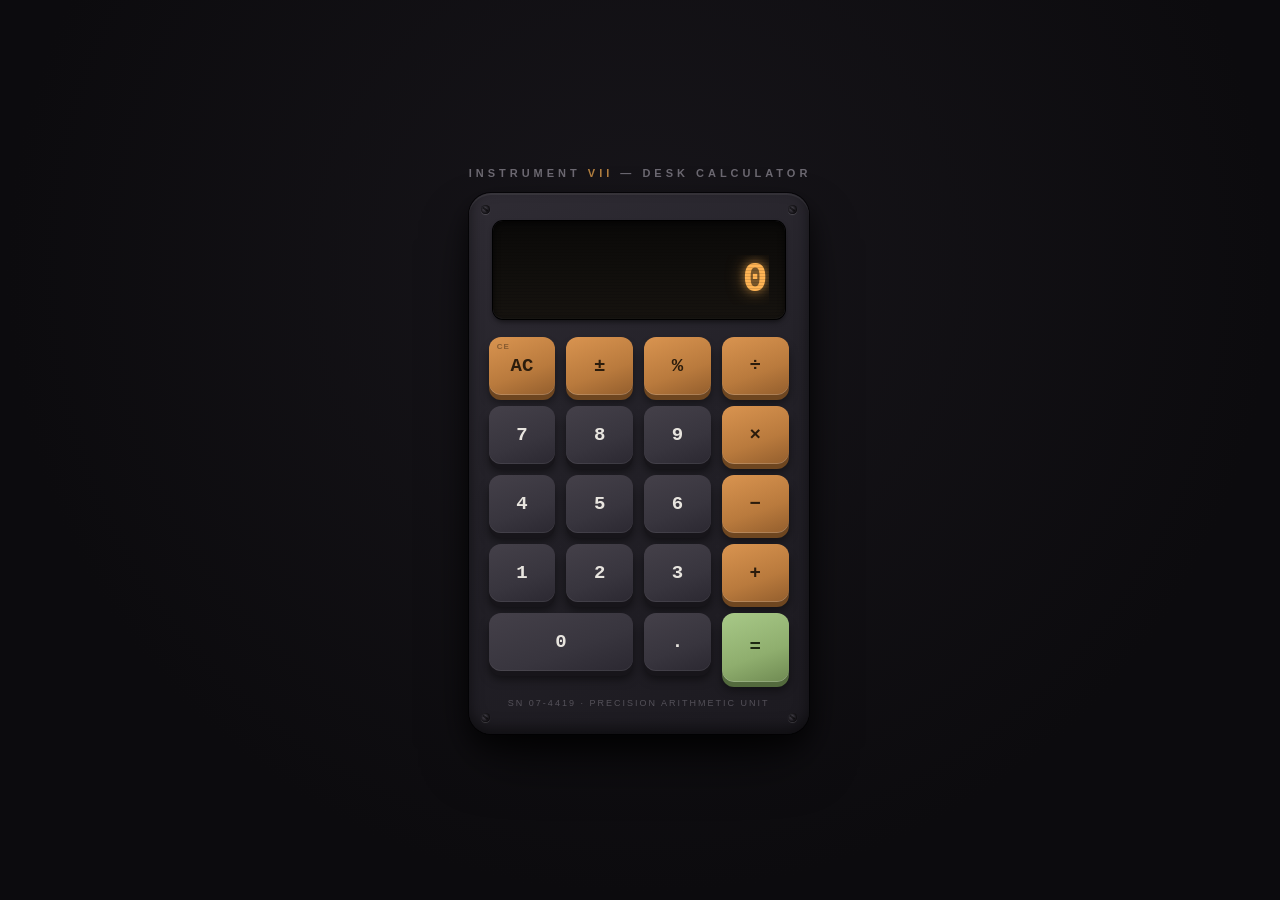
<file: index.html>
<!DOCTYPE html>
<html lang="en">
<head>
<meta charset="UTF-8">
<meta name="viewport" content="width=device-width, initial-scale=1.0">
<title>Instrument 7 — Calculator</title>
<link rel="stylesheet" href="index.css">
</head>
<body>

<div class="stage" id="stage">
  <div class="brand">INSTRUMENT&nbsp;<span>VII</span> — DESK CALCULATOR</div>
  <div class="calculator" id="calculator">
    <div class="screw tl"></div>
    <div class="screw tr"></div>
    <div class="screw bl"></div>
    <div class="screw br"></div>

    <div class="display-housing">
      <div class="display-op-row" id="opRow">&nbsp;</div>
      <div class="display" id="display">0</div>
      <div class="display-scanlines"></div>
    </div>

    <div class="keys">
      <button class="key op" data-action="clear">AC<span class="sub-label">CE</span></button>
      <button class="key op" data-action="sign">±</button>
      <button class="key op" data-action="percent">%</button>
      <button class="key op" data-action="operator" data-value="÷">÷</button>

      <button class="key" data-action="digit" data-value="7">7</button>
      <button class="key" data-action="digit" data-value="8">8</button>
      <button class="key" data-action="digit" data-value="9">9</button>
      <button class="key op" data-action="operator" data-value="×">×</button>

      <button class="key" data-action="digit" data-value="4">4</button>
      <button class="key" data-action="digit" data-value="5">5</button>
      <button class="key" data-action="digit" data-value="6">6</button>
      <button class="key op" data-action="operator" data-value="−">−</button>

      <button class="key" data-action="digit" data-value="1">1</button>
      <button class="key" data-action="digit" data-value="2">2</button>
      <button class="key" data-action="digit" data-value="3">3</button>
      <button class="key op" data-action="operator" data-value="+">+</button>

      <button class="key zero" data-action="digit" data-value="0">0</button>
      <button class="key" data-action="decimal">.</button>
      <button class="key eq" data-action="equals">=</button>
    </div>

    <div class="footer-label">SN 07-4419 · PRECISION ARITHMETIC UNIT</div>
  </div>
</div>

<script src="index.js"></script>

</body>
</html>
</file>
<file: index.css>
:root{
      --bg-1: #0c0b0e;
      --bg-2: #17151a;
      --body-metal: #232128;
      --body-metal-light: #2f2c34;
      --body-edge: #08070a;
      --key-face: #38353e;
      --key-face-light: #444049;
      --key-edge: #17151a;
      --key-op: #b97a3d;
      --key-op-light: #d99450;
      --key-op-edge: #6e4620;
      --key-eq: #8fae6e;
      --key-eq-light: #a8c988;
      --key-eq-edge: #536a3d;
      --led: #ffb454;
      --led-dim: #6b4a1e;
      --led-glow: rgba(255,180,84,0.55);
      --text-muted: #8a8690;
      --font-display: 'Courier New', 'DejaVu Sans Mono', monospace;
      --font-label: -apple-system, BlinkMacSystemFont, 'Segoe UI', sans-serif;
    }
  
    * { box-sizing: border-box; }
  
    html, body {
      height: 100%;
      margin: 0;
    }
  
    body {
      background:
        radial-gradient(ellipse at 50% 30%, var(--bg-2) 0%, var(--bg-1) 70%);
      display: flex;
      align-items: center;
      justify-content: center;
      min-height: 100vh;
      font-family: var(--font-label);
      overflow: hidden;
      perspective: 1400px;
    }
  
    .stage {
      transform-style: preserve-3d;
      transition: transform 0.15s ease-out;
      padding: 40px;
    }
  
    .brand {
      text-align: center;
      color: var(--text-muted);
      font-size: 11px;
      letter-spacing: 4px;
      text-transform: uppercase;
      margin-bottom: 14px;
      opacity: 0.75;
      font-weight: 600;
    }
    .brand span { color: var(--led); opacity: 0.9; }
  
    .calculator {
      position: relative;
      width: 340px;
      padding: 22px 20px 26px;
      border-radius: 22px;
      background: linear-gradient(155deg, var(--body-metal-light) 0%, var(--body-metal) 45%, #1c1a20 100%);
      box-shadow:
        0 2px 0 rgba(255,255,255,0.06) inset,
        0 -6px 14px rgba(0,0,0,0.5) inset,
        0 30px 60px -15px rgba(0,0,0,0.8),
        0 12px 24px rgba(0,0,0,0.6),
        0 0 0 1px var(--body-edge);
      transform-style: preserve-3d;
    }
  
    /* screw details for instrument feel */
    .screw {
      position: absolute;
      width: 9px;
      height: 9px;
      border-radius: 50%;
      background: radial-gradient(circle at 35% 30%, #55515c, #121014 75%);
      box-shadow: 0 1px 1px rgba(255,255,255,0.15), 0 1px 3px rgba(0,0,0,0.8) inset;
    }
    .screw::after{
      content:"";
      position:absolute; top:50%; left:15%;
      width:70%; height:1.5px;
      background: rgba(0,0,0,0.6);
      transform: rotate(38deg) translateY(-50%);
    }
    .screw.tl { top: 12px; left: 12px; }
    .screw.tr { top: 12px; right: 12px; }
    .screw.bl { bottom: 12px; left: 12px; }
    .screw.br { bottom: 12px; right: 12px; }
  
    .display-housing {
      position: relative;
      margin: 6px 4px 18px;
      padding: 18px 16px 14px;
      border-radius: 10px;
      background: linear-gradient(180deg, #0a0908 0%, #16130f 100%);
      box-shadow:
        0 2px 6px rgba(0,0,0,0.7) inset,
        0 -1px 0 rgba(255,255,255,0.04) inset,
        0 3px 5px rgba(0,0,0,0.5),
        0 0 0 1px #000;
    }
  
    .display-op-row {
      min-height: 16px;
      font-family: var(--font-display);
      font-size: 13px;
      color: var(--led-dim);
      text-align: right;
      letter-spacing: 1px;
      padding-right: 2px;
    }
  
    .display {
      font-family: var(--font-display);
      font-size: 42px;
      font-weight: 700;
      text-align: right;
      color: var(--led);
      letter-spacing: 1px;
      text-shadow: 0 0 8px var(--led-glow), 0 0 18px var(--led-glow);
      white-space: nowrap;
      overflow: hidden;
      text-overflow: clip;
      direction: rtl;
      min-height: 50px;
      line-height: 50px;
      user-select: none;
    }
  
    .display-scanlines {
      position: absolute;
      inset: 0;
      border-radius: 10px;
      background: repeating-linear-gradient(
        0deg,
        rgba(0,0,0,0.12) 0px,
        rgba(0,0,0,0.12) 1px,
        transparent 1px,
        transparent 3px
      );
      pointer-events: none;
      mix-blend-mode: multiply;
    }
  
    .keys {
      display: grid;
      grid-template-columns: repeat(4, 1fr);
      gap: 11px;
    }
  
    .key {
      position: relative;
      height: 58px;
      border: none;
      border-radius: 12px;
      cursor: pointer;
      font-family: var(--font-display);
      font-size: 19px;
      font-weight: 700;
      color: #e8e5df;
      background: linear-gradient(160deg, var(--key-face-light) 0%, var(--key-face) 60%, #2b2831 100%);
      box-shadow:
        0 -1px 0 rgba(255,255,255,0.08) inset,
        0 5px 0 var(--key-edge),
        0 8px 10px rgba(0,0,0,0.5);
      transform: translateY(0) translateZ(0);
      transition: transform 0.08s ease, box-shadow 0.08s ease;
      -webkit-tap-highlight-color: transparent;
    }
    .key:active,
    .key.pressed {
      transform: translateY(4px);
      box-shadow:
        0 -1px 0 rgba(255,255,255,0.05) inset,
        0 1px 0 var(--key-edge),
        0 2px 4px rgba(0,0,0,0.5);
    }
  
    .key.op {
      color: #2b1c0c;
      background: linear-gradient(160deg, var(--key-op-light) 0%, var(--key-op) 60%, #935e2d 100%);
      box-shadow:
        0 -1px 0 rgba(255,255,255,0.18) inset,
        0 5px 0 var(--key-op-edge),
        0 8px 10px rgba(0,0,0,0.45);
    }
    .key.op:active, .key.op.pressed {
      box-shadow:
        0 -1px 0 rgba(255,255,255,0.1) inset,
        0 1px 0 var(--key-op-edge),
        0 2px 4px rgba(0,0,0,0.45);
    }
  
    .key.eq {
      color: #1c2712;
      background: linear-gradient(160deg, var(--key-eq-light) 0%, var(--key-eq) 60%, #6f8a52 100%);
      box-shadow:
        0 -1px 0 rgba(255,255,255,0.2) inset,
        0 5px 0 var(--key-eq-edge),
        0 8px 10px rgba(0,0,0,0.45);
      grid-row: span 2;
      height: auto;
    }
    .key.eq:active, .key.eq.pressed {
      box-shadow:
        0 -1px 0 rgba(255,255,255,0.1) inset,
        0 1px 0 var(--key-eq-edge),
        0 2px 4px rgba(0,0,0,0.45);
    }
  
    .key.zero { grid-column: span 2; }
  
    .key .sub-label {
      position: absolute;
      top: 5px;
      left: 8px;
      font-size: 8px;
      font-family: var(--font-label);
      font-weight: 600;
      letter-spacing: 1px;
      color: rgba(0,0,0,0.35);
    }
  
    .footer-label {
      text-align: center;
      margin-top: 16px;
      font-size: 9px;
      letter-spacing: 2px;
      color: var(--text-muted);
      opacity: 0.5;
    }
  
    @media (prefers-reduced-motion: reduce) {
      .stage, .key { transition: none !important; }
    }
  
    @media (max-width: 420px) {
      .calculator { width: 92vw; padding: 18px 14px 20px; }
      .display { font-size: 34px; }
      .key { height: 52px; font-size: 17px; }
    }
</file>
<file: cal.css>
:root{
      --bg-1: #0c0b0e;
      --bg-2: #17151a;
      --body-metal: #232128;
      --body-metal-light: #2f2c34;
      --body-edge: #08070a;
      --key-face: #38353e;
      --key-face-light: #444049;
      --key-edge: #17151a;
      --key-op: #b97a3d;
      --key-op-light: #d99450;
      --key-op-edge: #6e4620;
      --key-eq: #8fae6e;
      --key-eq-light: #a8c988;
      --key-eq-edge: #536a3d;
      --led: #ffb454;
      --led-dim: #6b4a1e;
      --led-glow: rgba(255,180,84,0.55);
      --text-muted: #8a8690;
      --font-display: 'Courier New', 'DejaVu Sans Mono', monospace;
      --font-label: -apple-system, BlinkMacSystemFont, 'Segoe UI', sans-serif;
    }
  
    * { box-sizing: border-box; }
  
    html, body {
      height: 100%;
      margin: 0;
    }
  
    body {
      background:
        radial-gradient(ellipse at 50% 30%, var(--bg-2) 0%, var(--bg-1) 70%);
      display: flex;
      align-items: center;
      justify-content: center;
      min-height: 100vh;
      font-family: var(--font-label);
      overflow: hidden;
      perspective: 1400px;
    }
  
    .stage {
      transform-style: preserve-3d;
      transition: transform 0.15s ease-out;
      padding: 40px;
    }
  
    .brand {
      text-align: center;
      color: var(--text-muted);
      font-size: 11px;
      letter-spacing: 4px;
      text-transform: uppercase;
      margin-bottom: 14px;
      opacity: 0.75;
      font-weight: 600;
    }
    .brand span { color: var(--led); opacity: 0.9; }
  
    .calculator {
      position: relative;
      width: 340px;
      padding: 22px 20px 26px;
      border-radius: 22px;
      background: linear-gradient(155deg, var(--body-metal-light) 0%, var(--body-metal) 45%, #1c1a20 100%);
      box-shadow:
        0 2px 0 rgba(255,255,255,0.06) inset,
        0 -6px 14px rgba(0,0,0,0.5) inset,
        0 30px 60px -15px rgba(0,0,0,0.8),
        0 12px 24px rgba(0,0,0,0.6),
        0 0 0 1px var(--body-edge);
      transform-style: preserve-3d;
    }
  
    /* screw details for instrument feel */
    .screw {
      position: absolute;
      width: 9px;
      height: 9px;
      border-radius: 50%;
      background: radial-gradient(circle at 35% 30%, #55515c, #121014 75%);
      box-shadow: 0 1px 1px rgba(255,255,255,0.15), 0 1px 3px rgba(0,0,0,0.8) inset;
    }
    .screw::after{
      content:"";
      position:absolute; top:50%; left:15%;
      width:70%; height:1.5px;
      background: rgba(0,0,0,0.6);
      transform: rotate(38deg) translateY(-50%);
    }
    .screw.tl { top: 12px; left: 12px; }
    .screw.tr { top: 12px; right: 12px; }
    .screw.bl { bottom: 12px; left: 12px; }
    .screw.br { bottom: 12px; right: 12px; }
  
    .display-housing {
      position: relative;
      margin: 6px 4px 18px;
      padding: 18px 16px 14px;
      border-radius: 10px;
      background: linear-gradient(180deg, #0a0908 0%, #16130f 100%);
      box-shadow:
        0 2px 6px rgba(0,0,0,0.7) inset,
        0 -1px 0 rgba(255,255,255,0.04) inset,
        0 3px 5px rgba(0,0,0,0.5),
        0 0 0 1px #000;
    }
  
    .display-op-row {
      min-height: 16px;
      font-family: var(--font-display);
      font-size: 13px;
      color: var(--led-dim);
      text-align: right;
      letter-spacing: 1px;
      padding-right: 2px;
    }
  
    .display {
      font-family: var(--font-display);
      font-size: 42px;
      font-weight: 700;
      text-align: right;
      color: var(--led);
      letter-spacing: 1px;
      text-shadow: 0 0 8px var(--led-glow), 0 0 18px var(--led-glow);
      white-space: nowrap;
      overflow: hidden;
      text-overflow: clip;
      direction: rtl;
      min-height: 50px;
      line-height: 50px;
      user-select: none;
    }
  
    .display-scanlines {
      position: absolute;
      inset: 0;
      border-radius: 10px;
      background: repeating-linear-gradient(
        0deg,
        rgba(0,0,0,0.12) 0px,
        rgba(0,0,0,0.12) 1px,
        transparent 1px,
        transparent 3px
      );
      pointer-events: none;
      mix-blend-mode: multiply;
    }
  
    .keys {
      display: grid;
      grid-template-columns: repeat(4, 1fr);
      gap: 11px;
    }
  
    .key {
      position: relative;
      height: 58px;
      border: none;
      border-radius: 12px;
      cursor: pointer;
      font-family: var(--font-display);
      font-size: 19px;
      font-weight: 700;
      color: #e8e5df;
      background: linear-gradient(160deg, var(--key-face-light) 0%, var(--key-face) 60%, #2b2831 100%);
      box-shadow:
        0 -1px 0 rgba(255,255,255,0.08) inset,
        0 5px 0 var(--key-edge),
        0 8px 10px rgba(0,0,0,0.5);
      transform: translateY(0) translateZ(0);
      transition: transform 0.08s ease, box-shadow 0.08s ease;
      -webkit-tap-highlight-color: transparent;
    }
    .key:active,
    .key.pressed {
      transform: translateY(4px);
      box-shadow:
        0 -1px 0 rgba(255,255,255,0.05) inset,
        0 1px 0 var(--key-edge),
        0 2px 4px rgba(0,0,0,0.5);
    }
  
    .key.op {
      color: #2b1c0c;
      background: linear-gradient(160deg, var(--key-op-light) 0%, var(--key-op) 60%, #935e2d 100%);
      box-shadow:
        0 -1px 0 rgba(255,255,255,0.18) inset,
        0 5px 0 var(--key-op-edge),
        0 8px 10px rgba(0,0,0,0.45);
    }
    .key.op:active, .key.op.pressed {
      box-shadow:
        0 -1px 0 rgba(255,255,255,0.1) inset,
        0 1px 0 var(--key-op-edge),
        0 2px 4px rgba(0,0,0,0.45);
    }
  
    .key.eq {
      color: #1c2712;
      background: linear-gradient(160deg, var(--key-eq-light) 0%, var(--key-eq) 60%, #6f8a52 100%);
      box-shadow:
        0 -1px 0 rgba(255,255,255,0.2) inset,
        0 5px 0 var(--key-eq-edge),
        0 8px 10px rgba(0,0,0,0.45);
      grid-row: span 2;
      height: auto;
    }
    .key.eq:active, .key.eq.pressed {
      box-shadow:
        0 -1px 0 rgba(255,255,255,0.1) inset,
        0 1px 0 var(--key-eq-edge),
        0 2px 4px rgba(0,0,0,0.45);
    }
  
    .key.zero { grid-column: span 2; }
  
    .key .sub-label {
      position: absolute;
      top: 5px;
      left: 8px;
      font-size: 8px;
      font-family: var(--font-label);
      font-weight: 600;
      letter-spacing: 1px;
      color: rgba(0,0,0,0.35);
    }
  
    .footer-label {
      text-align: center;
      margin-top: 16px;
      font-size: 9px;
      letter-spacing: 2px;
      color: var(--text-muted);
      opacity: 0.5;
    }
  
    @media (prefers-reduced-motion: reduce) {
      .stage, .key { transition: none !important; }
    }
  
    @media (max-width: 420px) {
      .calculator { width: 92vw; padding: 18px 14px 20px; }
      .display { font-size: 34px; }
      .key { height: 52px; font-size: 17px; }
    }
</file>
